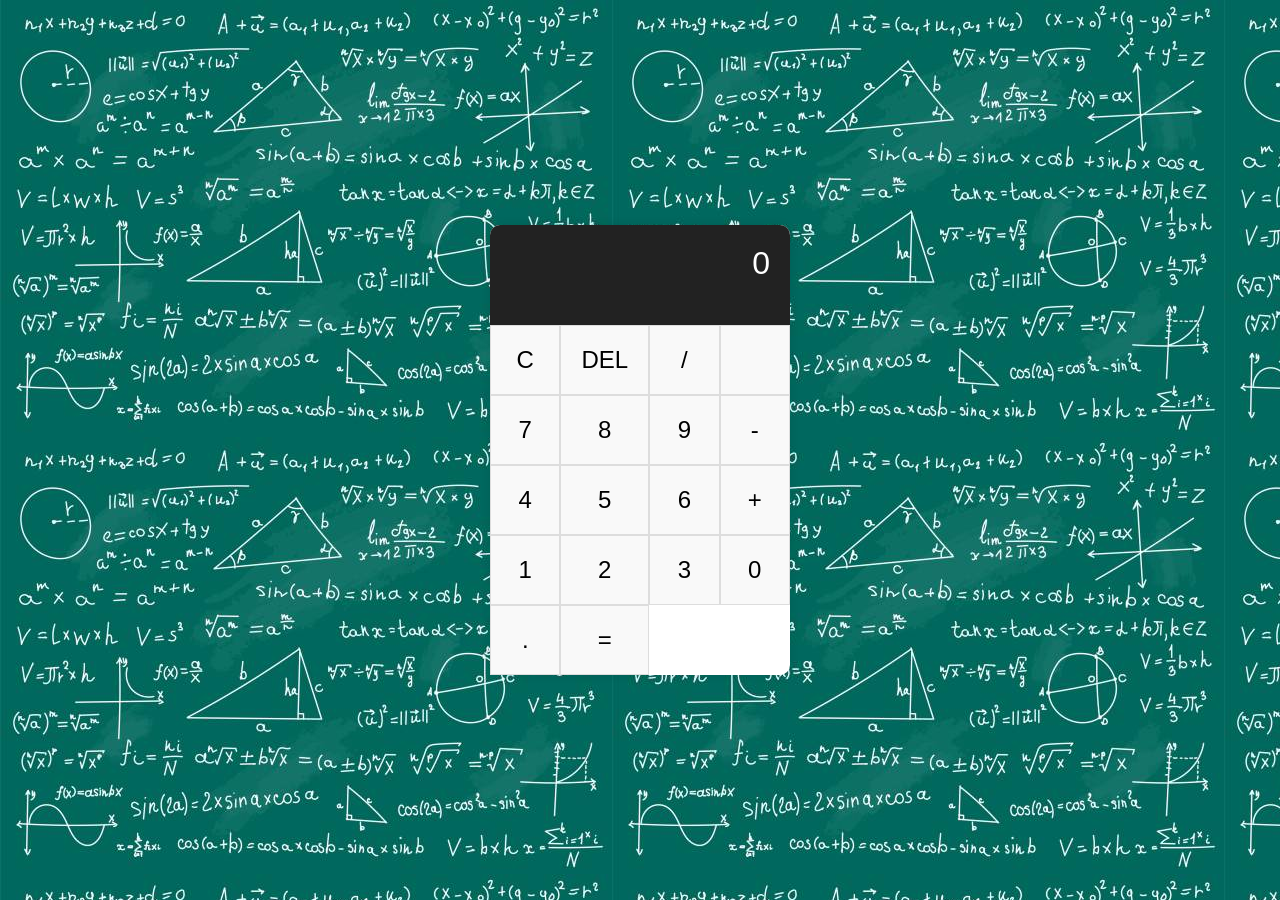
<file: Web Development/calculator/index.html>
<!DOCTYPE html>
<html lang="en">
<head>
    <meta charset="UTF-8">
    <meta name="viewport" content="width=device-width, initial-scale=1.0">
    <title>Calculator</title>
    <link rel="stylesheet" href="styles.css">
</head>
<body>
    <div class="calculator">
        <div class="display" id="display">0</div>
        <div class="buttons">
            <button class="btn" onclick="clearDisplay()">C</button>
            <button class="btn" onclick="deleteLast()">DEL</button>
            <button class="btn" onclick="appendOperator('/')">/</button>
            <button class="btn" onclick="appendOperator('')"></button>
            <button class="btn" onclick="appendNumber(7)">7</button>
            <button class="btn" onclick="appendNumber(8)">8</button>
            <button class="btn" onclick="appendNumber(9)">9</button>
            <button class="btn" onclick="appendOperator('-')">-</button>
            <button class="btn" onclick="appendNumber(4)">4</button>
            <button class="btn" onclick="appendNumber(5)">5</button>
            <button class="btn" onclick="appendNumber(6)">6</button>
            <button class="btn" onclick="appendOperator('+')">+</button>
            <button class="btn" onclick="appendNumber(1)">1</button>
            <button class="btn" onclick="appendNumber(2)">2</button>
            <button class="btn" onclick="appendNumber(3)">3</button>
            <button class="btn" onclick="appendNumber(0)">0</button>
            <button class="btn" onclick="appendNumber('.')">.</button>
            <button class="btn" onclick="calculate()">=</button>
        </div>
    </div>
    <script src="javascript.js"></script>
</body>
</html>
</file>
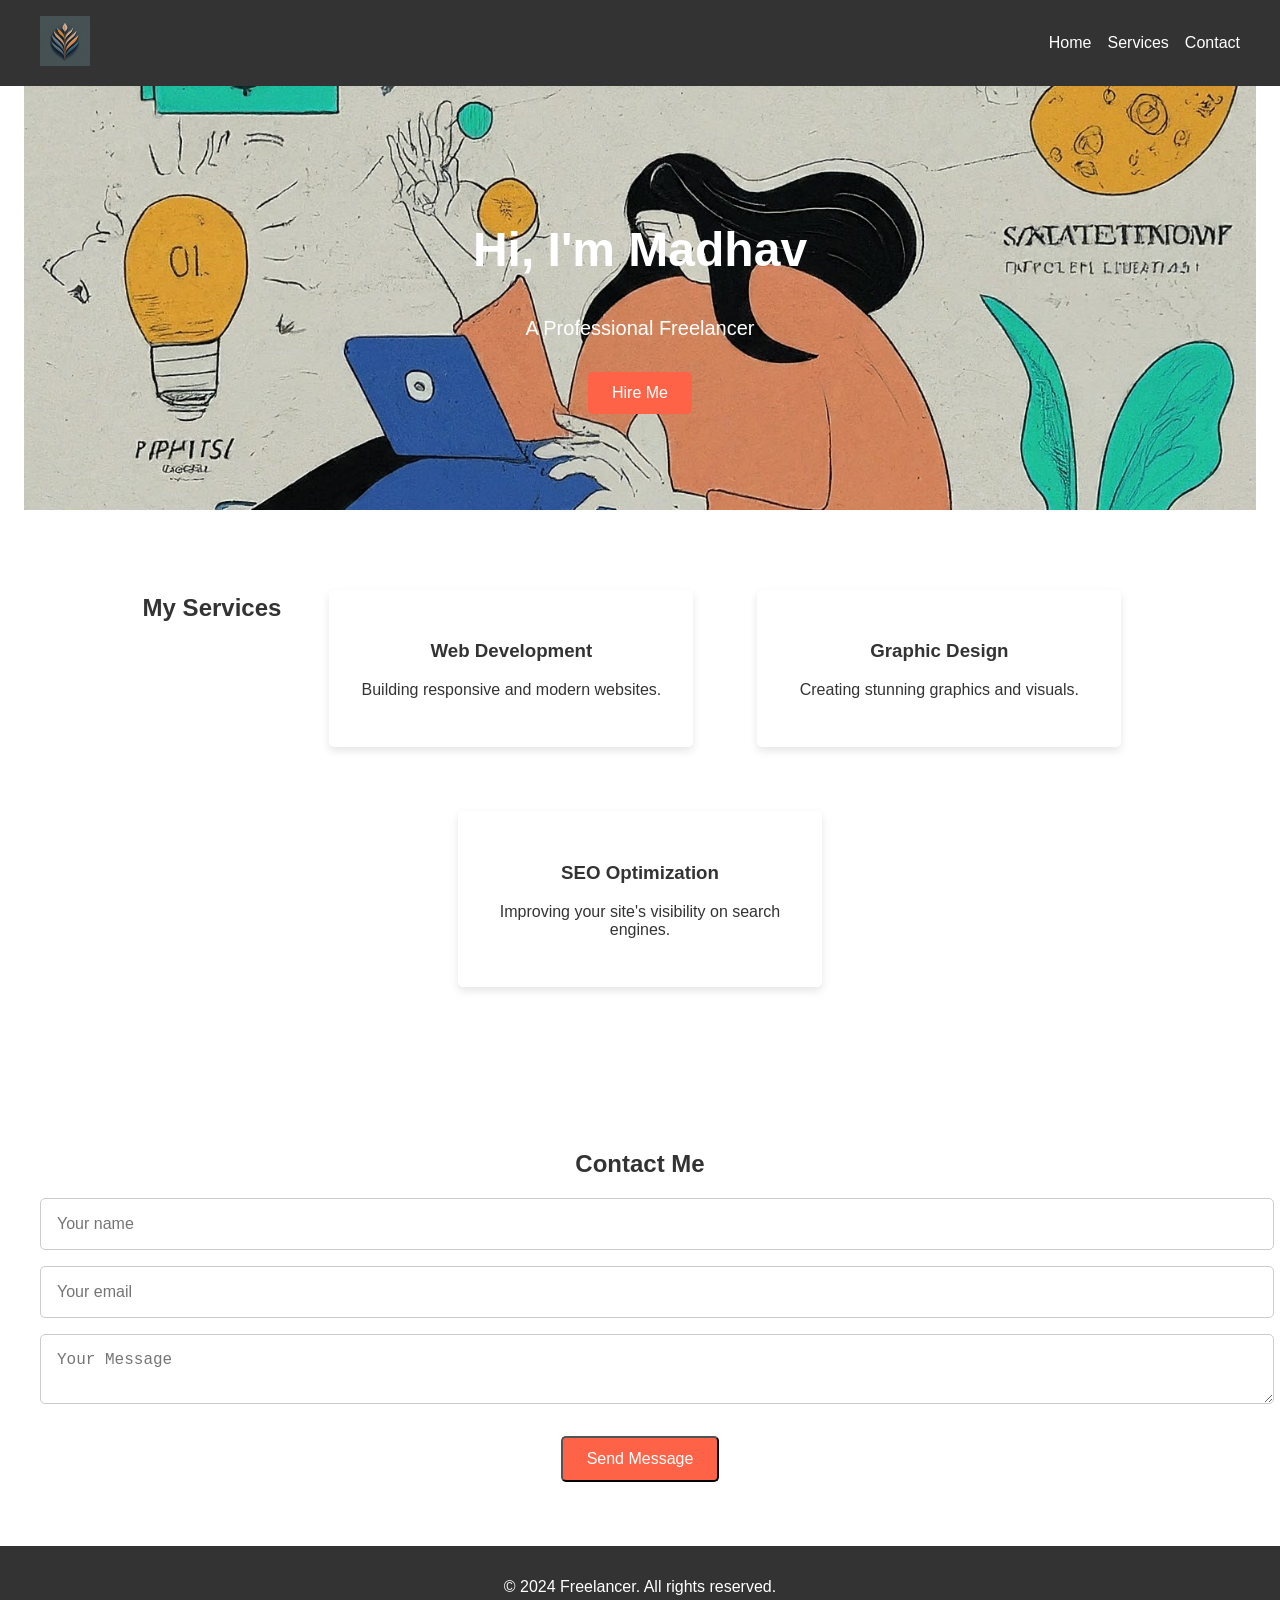
<file: Web Development/landing/index.html>
<!DOCTYPE html>
<html lang="en">
<head>
    <meta charset="UTF-8">
    <meta name="viewport" content="width=device-width, initial-scale=1.0">
    <title>Freelance Website</title>
    <link rel="stylesheet" href="styles.css">
</head>
<body>
    <header class="header">
        <nav class="navbar">
            <div class="logo">
                <img src="freelance.jpg.jpeg" alt="Freelancer Logo">
            </div>
            <ul class="nav-links">
                <li><a href="#home">Home</a></li>
                <li><a href="#services">Services</a></li>
                <li><a href="#contact">Contact</a></li>
            </ul>
        </nav>
    </header>

    <section class="hero" id="home">
        <h1>Hi, I'm Madhav</h1>
        <p>A Professional Freelancer</p>
        <a href="#contact" class="btn">Hire Me</a>
    </section>

    <section class="services" id="services">
        <h2>My Services</h2>
        <div class="service">
            <h3>Web Development</h3>
            <p>Building responsive and modern websites.</p>
        </div>
        <div class="service">
            <h3>Graphic Design</h3>
            <p>Creating stunning graphics and visuals.</p>
        </div>
        <div class="service">
            <h3>SEO Optimization</h3>
            <p>Improving your site's visibility on search engines.</p>
        </div>
    </section>

    <section class="contact" id="contact">
        <h2>Contact Me</h2>
        <form action="#">
            <input type="text" placeholder="Your name" required>
            <input type="email" placeholder="Your email" required>
            <textarea placeholder="Your Message" required></textarea>
            <button type="submit" class="btn">Send Message</button>
        </form>
    </section>

    <footer class="footer">
        <p>&copy; 2024 Freelancer. All rights reserved.</p>
    </footer>
</body>
</html>
</file>
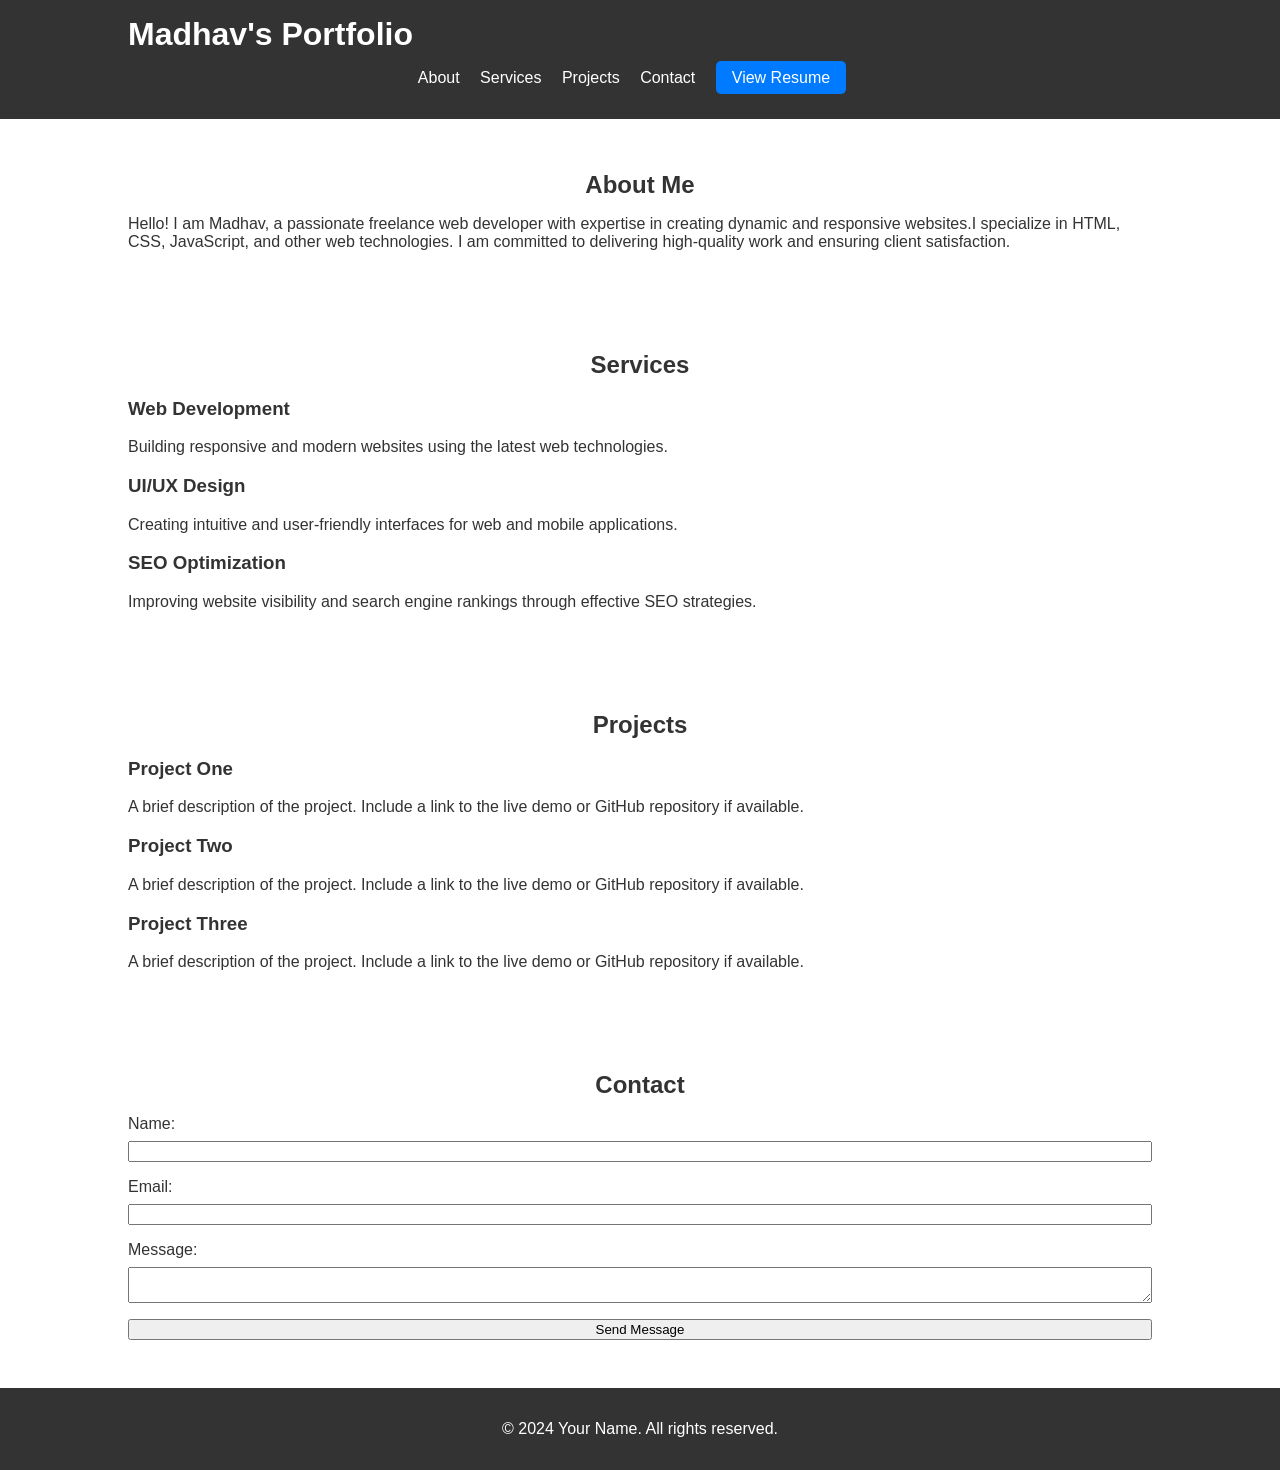
<file: Web Development/portfolio/index.html>
<!DOCTYPE html>
<html lang="en">
<head>
    <meta charset="UTF-8">
    <meta name="viewport" content="width=device-width, initial-scale=1.0">
    <title>Madhav - Freelance Portfolio</title>
    <link rel="stylesheet" href="styles.css">
</head>
<body>
    <header>
        <div class="container">
            <h1>Madhav's Portfolio</h1>
            <nav>
                <ul>
                    <li><a href="#about">About</a></li>
                    <li><a href="#services">Services</a></li>
                    <li><a href="#projects">Projects</a></li>
                    <li><a href="#contact">Contact</a></li>
                    <li><a href="New Doc 07-06-2024 19.12.pdf" target="_blank" class="resume-button">View Resume</a></li>
                </ul>
            </nav>
        </div>
    </header>

    <section id="about" class="container">
        <h2>About Me</h2>
        <p>Hello! I am Madhav, a passionate freelance web developer with expertise in creating dynamic and responsive websites.I specialize in HTML, CSS, JavaScript, and other web technologies. I am committed to delivering high-quality work and ensuring client satisfaction.</p>
    </section>

    <section id="services" class="container">
        <h2>Services</h2>
        <div class="service">
            <h3>Web Development</h3>
            <p>Building responsive and modern websites using the latest web technologies.</p>
        </div>
        <div class="service">
            <h3>UI/UX Design</h3>
            <p>Creating intuitive and user-friendly interfaces for web and mobile applications.</p>
        </div>
        <div class="service">
            <h3>SEO Optimization</h3>
            <p>Improving website visibility and search engine rankings through effective SEO strategies.</p>
        </div>
    </section>

    <section id="projects" class="container">
        <h2>Projects</h2>
        <div class="project">
            <h3>Project One</h3>
            <p>A brief description of the project. Include a link to the live demo or GitHub repository if available.</p>
        </div>
        <div class="project">
            <h3>Project Two</h3>
            <p>A brief description of the project. Include a link to the live demo or GitHub repository if available.</p>
        </div>
        <div class="project">
            <h3>Project Three</h3>
            <p>A brief description of the project. Include a link to the live demo or GitHub repository if available.</p>
        </div>
    </section>

    <section id="contact" class="container">
        <h2>Contact</h2>
        <form action="submit_form.php" method="POST">
            <label for="name">Name:</label>
            <input type="text" id="name" name="name" required>

            <label for="email">Email:</label>
            <input type="email" id="email" name="email" required>

            <label for="message">Message:</label>
            <textarea id="message" name="message" required></textarea>

            <button type="submit">Send Message</button>
        </form>
    </section>

    <footer>
        <div class="container">
            <p>&copy; 2024 Your Name. All rights reserved.</p>
        </div>
    </footer>
</body>
</html>
</file>
<file: Web Development/calculator/styles.css>
body {
    display: flex;
    justify-content: center;
    align-items: center;
    height: 100vh;
    background-image: url('cbg.jpg');
    background-color: #f0f0f0;
    margin: 0;
    font-family: Arial, sans-serif;
}

.calculator {
    background-color: #fff;
    border-radius: 10px;
    box-shadow: 0px 0px 10px rgba(0, 0, 0, 0.1);
    width: 300px;
}

.display {
    background-color: #222;
    color: #fff;
    font-size: 2em;
    text-align: right;
    padding: 20px;
    border-top-left-radius: 10px;
    border-top-right-radius: 10px;
    word-wrap: break-word;
    min-height: 60px;
}

.buttons {
    display: grid;
    grid-template-columns: repeat(4, 1fr);
}

.btn {
    padding: 20px;
    font-size: 1.5em;
    border: 1px solid #ddd;
    cursor: pointer;
    background-color: #f9f9f9;
    transition: background-color 0.3s;
}

.btn:hover {
    background-color: #f1f1f1;
}

.btn:active {
    background-color: #ddd;
}

.btn-number {
    background-color: #e0f7fa;
}

.btn-number:hover {
    background-color: #b2ebf2;
}

.btn-number:active {
    background-color: #80deea;
}

.btn-operator {
    background-color: #ffe0b2;
}

.btn-operator:hover {
    background-color: #ffcc80;
}

.btn-operator:active {
    background-color: #ffb74d;
}

.btn-clear {
    background-color: #ffcdd2;
}

.btn-clear:hover {
    background-color: #ef9a9a;
}

.btn-clear:active {
    background-color: #e57373;
}
.btn-equals {
    background-color: #c8e6c9;
}

.btn-equals:hover {
    background-color: #a5d6a7;
}

.btn-equals:active {
    background-color: #81c784;
}
</file>
<file: Web Development/landing/styles.css>
body {
    font-family: Arial, sans-serif;
    margin: 0;
    padding: 0;
    box-sizing: border-box;
    color: #333;
}

.header {
    background-color: #333;
    color: white;
    padding: 1rem 0;
    position: sticky;
    top: 0;
    width: 100%;
    z-index: 1000;
}

.navbar {
    display: flex;
    justify-content: space-between;
    align-items: center;
    max-width: 1200px;
    margin: 0 auto;
    padding: 0 1rem;
}

.logo img {
    height: 50px; 
    width: auto;
}

.nav-links {
    list-style: none;
    display: flex;
    gap: 1rem;
}

.nav-links li {
    margin: 0;
}

.nav-links a {
    color: white;
    text-decoration: none;
    font-size: 1rem;
}

.nav-links a:hover {
    text-decoration: underline;
}

.hero {
    background: url('Gemini.jpg.jpeg') no-repeat center center/cover;
    color: white;
    text-align: center;
    padding: 6rem 1rem;
}

.hero h1 {
    font-size: 3rem;
}

.hero p {
    font-size: 1.25rem;
    margin: 1rem 0;
}

.btn {
    background-color: #ff6347;
    color: white;
    padding: 0.75rem 1.5rem;
    text-decoration: none;
    border-radius: 5px;
    font-size: 1rem;
    display: inline-block;
    margin-top: 1rem;
}

.btn:hover {
    background-color: #ff4500;
}

section {
    padding: 4rem 1rem;
    max-width: 1200px;
    margin: 0 auto;
    text-align: center;
}

.services {
    display: flex;
    flex-wrap: wrap;
    gap: 2rem;
    justify-content: center;
}

.service {
    background-color: white;
    padding: 2rem;
    border-radius: 5px;
    box-shadow: 0 4px 8px rgba(0, 0, 0, 0.1);
    width: 300px;
    margin: 1rem;
}

.contact form {
    display: flex;
    flex-direction: column;
    gap: 1rem;
}

.contact input, .contact textarea {
    padding: 1rem;
    border: 1px solid #ccc;
    border-radius: 5px;
    font-size: 1rem;
    width: 100%;
}

.contact button {
    align-self: center;
}

.footer {
    background-color: #333;
    color: white;
    text-align: center;
    padding: 1rem 0;
}
</file>
<file: Web Development/portfolio/styles.css>
body {
    font-family: Arial, sans-serif;
    margin: 0;
    padding: 0;
    color: #333;
}

.container {
    width: 80%;
    margin: 0 auto;
}

header {
    background-color: #333;
    color: white;
    padding: 1rem 0;
}

header h1 {
    margin: 0;
}

nav ul {
    list-style: none;
    padding: 0;
    text-align: center;
}

nav ul li {
    display: inline;
    margin-right: 1rem;
}

nav ul li a {
    color: white;
    text-decoration: none;
}

.resume-button {
    background-color: #007bff;
    color: white;
    padding: 0.5rem 1rem;
    border-radius: 5px;
}

.resume-button:hover {
    background-color: #0056b3;
}

section {
    padding: 2rem 0;
}

h2 {
    text-align: center;
    margin-bottom: 1rem;
}

.service, .project {
    margin-bottom: 1rem;
}

form {
    display: flex;
    flex-direction: column;
}

form label {
    margin-bottom: 0.5rem;
}

form input, form textarea, form button {
    margin-bottom: 1rem;
}

footer {
    background-color: #333;
    color: white;
    text-align: center;
    padding: 1rem 0;
}

.modal {
    display: none;
    position: fixed;
    z-index: 1;
    left: 0;
    top: 0;
    width: 100%;
    height: 100%;
    overflow: auto;
    background-color: rgba(0, 0, 0, 0.5);
}

.modal-content {
    background-color: white;
    margin: 10% auto;
    padding: 20px;
    border: 1px solid #888;
    width: 80%;
    max-width: 600px;
    text-align: center;
    position: relative;
}

.close-button {
    position: absolute;
    top: 10px;
    right: 20px;
    font-size: 30px;
    font-weight: bold;
    color: #333;
    cursor: pointer;
}

.resume-image {
    img:New.jpg;
    width: 100%;
    height: auto;
}
</file>
